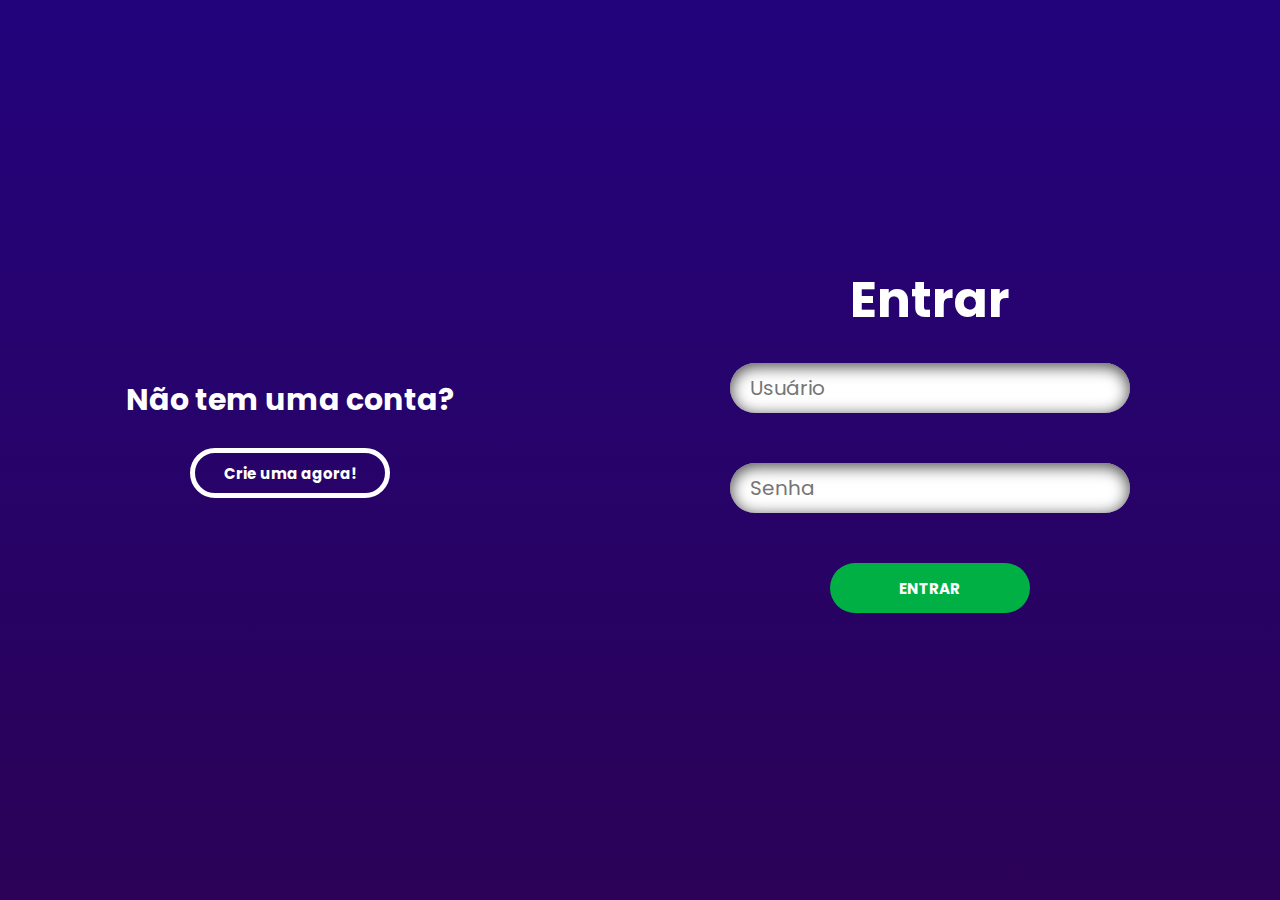
<file: Login/index.html>
<!DOCTYPE html>
<html lang="pt-br">

<head>
    <meta charset="UTF-8">
    <meta name="viewport" content="width=device-width, initial-scale=1.0">

    <title>Login</title>

    <link rel="stylesheet" href="style.css">
</head>

<body>
    <section class="fundo reverso">
        <div class="login">
            <div class="form">

                <form class="login-form">

                    <h1>Entrar</h1>

                    <input type="text" placeholder="Usuário">
                    <input type="password" placeholder="Senha">

                    <button type="submit">ENTRAR</button>
                </form>
            </div>
        </div>

        <div class="mensagem">
            <h2>Não tem uma conta?</h2>


            <a href="cadastro.html">
                <button class="botaoOutroForm">
                    Crie uma agora!
                </button>
            </a>
        </div>

    </section>
    <!-- SCRIPT JS -->
    <script src="main.js"></script>
</body>

</html>
</file>
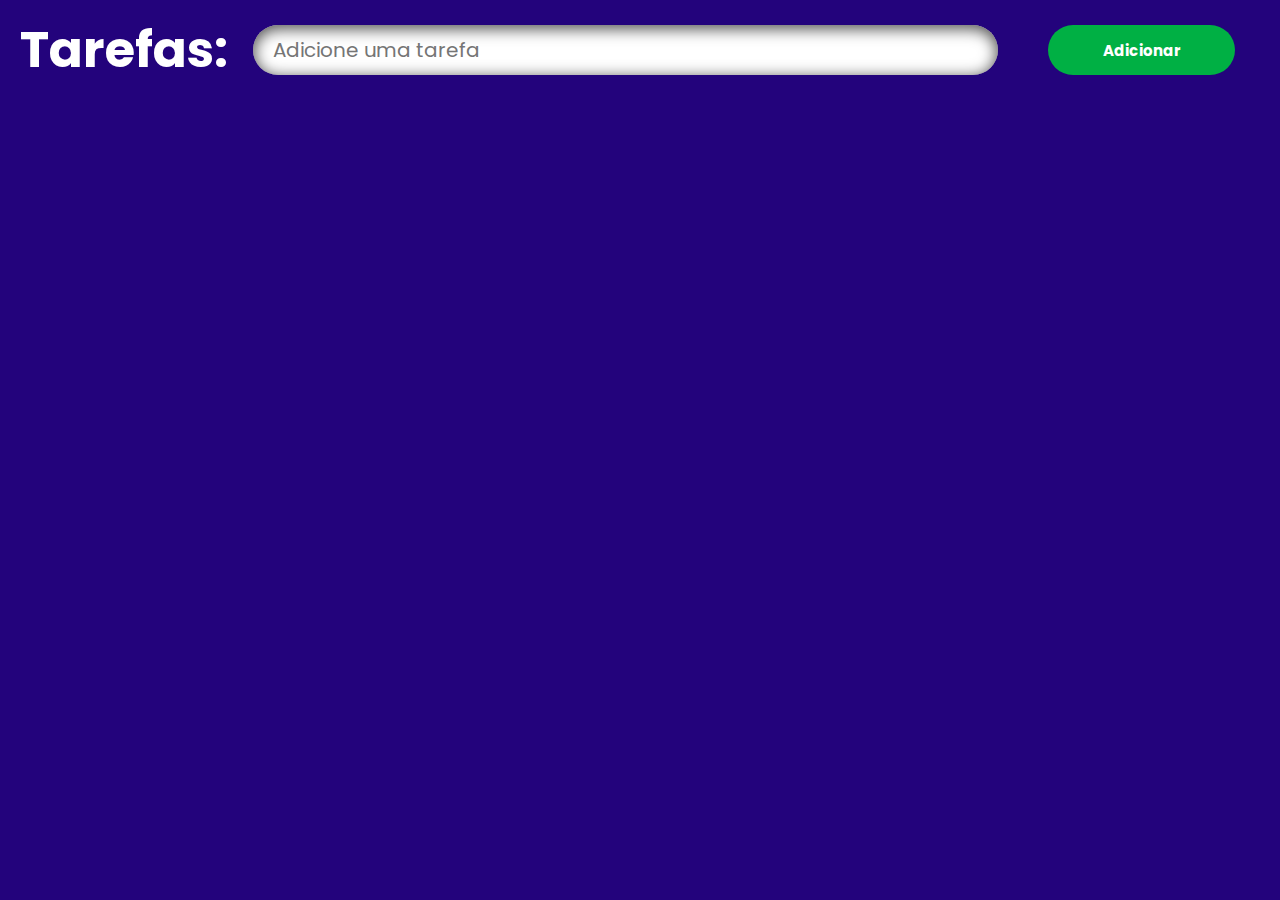
<file: Tarefa/index.html>
<!DOCTYPE html>
<html lang="pt-br">

<head>
    <meta charset="UTF-8">
    <meta name="viewport" content="width=device-width, initial-scale=1.0">

    <title>Tarefa</title>

    <link rel="stylesheet" href="style.css">
</head>

<body>
    <form class="form">
        <h1>Tarefas: </h1>
        <input type="text" id="input" placeholder="Adicione uma tarefa">

        <button type="submit">Adicionar</button>
    </form>

    <div class="container">

        <ul id="lista"></ul>
    </div>


    <!-- SCRIPT JS -->
    <script src="main.js"></script>
</body>

</html>
</file>
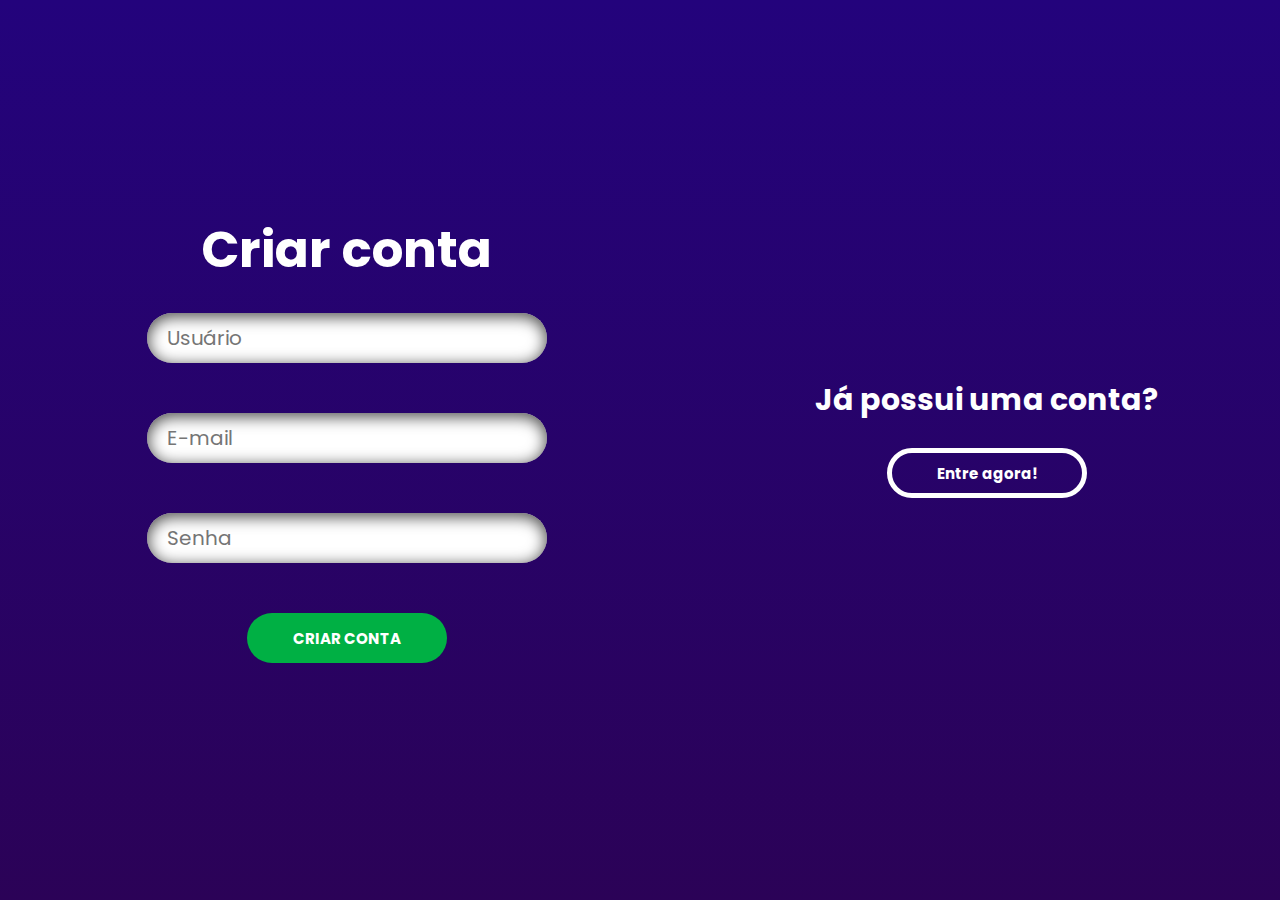
<file: Login/cadastro.html>
<!DOCTYPE html>
<html lang="en">

<head>
    <meta charset="UTF-8">
    <meta name="viewport" content="width=device-width, initial-scale=1.0">

    <title>Cadastre-se</title>

    <link rel="stylesheet" href="style.css">
</head>

<body>
    <section class="fundo">
        <div class="criarConta">
            <div class="formCriacao">


                <form class="criar-form">

                    <h1>Criar conta</h1>

                    <input id="criarUsuario" type="text" placeholder="Usuário">
                    <input id="criarEmail" type="email" placeholder="E-mail">
                    <input id="criarSenha" type="password" placeholder="Senha">

                    <button type="submit">CRIAR CONTA</button>
                </form>
            </div>
        </div>

        <div class="mensagem">
            <h2>Já possui uma conta?</h2>

            <a href="index.html">
                <button class="botaoOutroForm">
                    Entre agora!
                </button>
            </a>
        </div>
    </section>

    <!--  SCRIPT JS -->
    <script src="main.js"></script>
</body>

</html>
</file>
<file: Login/style.css>
/* BASE */
* {
    margin: 0;
    box-sizing: border-box;
}

a {
    text-decoration: none;
}

@font-face {
    font-family: 'poppins';
    src: url(../font-POPPINS/Poppins-Regular.ttf);
}

@font-face {
    font-family: 'poppinsTitulo';
    src: url(../font-POPPINS/Poppins-Bold.ttf);
}

body {
    background-image: linear-gradient(var(--corFundoGradient), var(--corFundo))
}

:root {
    --corFundo: #2b0257;
    --corFundoGradient: #23037c;
    --corFundoSecundario: #6909be;

    --corFundoInput: #fff;

    --corTxtDestaque: #fff;
    --corTxt: #000;

    --corFundoBotao: #00b044;
}

/* background */
.fundo {
    width: 100vw;
    height: 100vh;

    display: flex;
    flex-direction: row;

    justify-content: space-around;
    align-items: center;
    
}

.reverso {
    flex-direction: row-reverse;
}

.login-form,
.criar-form {
    display: flex;
    flex-direction: column;

    align-items: center;
    justify-content: center;
}

.mensagem {
    display: flex;
    flex-direction: column;

    align-items: center;
    justify-content: center;
}

/* FORM */
input {
    display: flex;

    width: 400px;
    height: 50px;

    padding: 20px;

    border-radius: 25px;
    border: none;

    margin: 25px;

    background-color: var(--corFundoInput);

    font: 100 20px 'poppins';

    box-shadow: inset 0 3px 15px 1px #505050;
}

button {
    display: flex;

    width: 200px;
    height: 50px;

    margin: 25px;

    border-radius: 25px;
    border: none;

    align-items: center;
    justify-content: center;

    font: 100 20px;

    background-color: var(--corFundoBotao);
    color: var(--corTxtDestaque);

    font: 100 15px 'poppinsTitulo';

    transition: 500ms;
}

button:hover {
    transform: scale(1.1);
}

.botaoOutroForm {
    border: 5px solid var(--corFundoInput);

    background: none;
}

/* text */
h1 {
    color: var(--corTxtDestaque);
    font: 100 50px 'poppinsTitulo';
}

h2 {
    color: var(--corTxtDestaque);
    font: 100 30px 'poppinsTitulo';
}
</file>
<file: Tarefa/style.css>
/* BASE */
* {
    margin: 0;
    box-sizing: border-box;
}

a {
    text-decoration: none;
}

@font-face {
    font-family: 'poppins';
    src: url(../font-POPPINS/Poppins-Regular.ttf);
}

@font-face {
    font-family: 'poppinsTitulo';
    src: url(../font-POPPINS/Poppins-Bold.ttf);
}

body {
    background-color: var(--corFundoGradient);
    background-size: cover;
    background-repeat: no-repeat;
    width: 100vw;
    height: 100vh;
    font-family: poppins;
    color: #fff;

    justify-content: center;

    overflow-x: hidden;
}



:root {
    --corFundo: #2b0257;
    --corFundoGradient: #23037c;

    --corFundoInput: #fff;

    --corTxtDestaque: #fff;
    --corTxt: #000;

    --corFundoBotao: #00b044;
}

/* text */
h1 {
    color: var(--corTxtDestaque);
    font: 100 50px 'poppinsTitulo';
}

h2 {
    color: var(--corTxtDestaque);
    font: 100 30px 'poppinsTitulo';
}

/* background */
.container {
    background-color: var(--corFundoGradient);
    background-size: cover;
    background-repeat: no-repeat;
    width: 100vw;
    height: auto;

}

/* FORM */
input {
    display: flex;

    width: 800px;
    height: 50px;

    padding: 20px;

    border-radius: 25px;
    border: none;

    margin: 25px;

    background-color: var(--corFundoInput);

    font: 100 20px 'poppins';

    box-shadow: inset 0 3px 15px 1px #505050;
}

button {
    display: flex;

    width: 200px;
    height: 50px;

    margin: 25px;

    border-radius: 25px;
    border: none;

    align-items: center;
    justify-content: center;

    font: 100 20px;

    background-color: var(--corFundoBotao);
    color: var(--corTxtDestaque);

    font: 100 15px 'poppinsTitulo';

    transition: 500ms;
}

button:hover {
    transform: scale(1.1);
}

.form {
    display: flex;
    flex-direction: row;

    justify-content: center;
    align-items: center;
    padding: 0px 20px;
}

/* lista tarefas */
.botaoOutroForm {
    border: 5px solid var(--corFundoInput);

    background: none;
}

ul {
    display: flex;
    flex-direction: row;
    flex-wrap: wrap;
    width: 100vw;
}

li {
    display: flex;
    flex-direction: column;

    width: 600px;
    height: auto;

    align-items: center;
    justify-content: center;
    list-style: none;

    border: #fff 2px solid;
    border-radius: 25px;

    margin: 5px;
}

span {
    margin: 10px;
}
</file>
